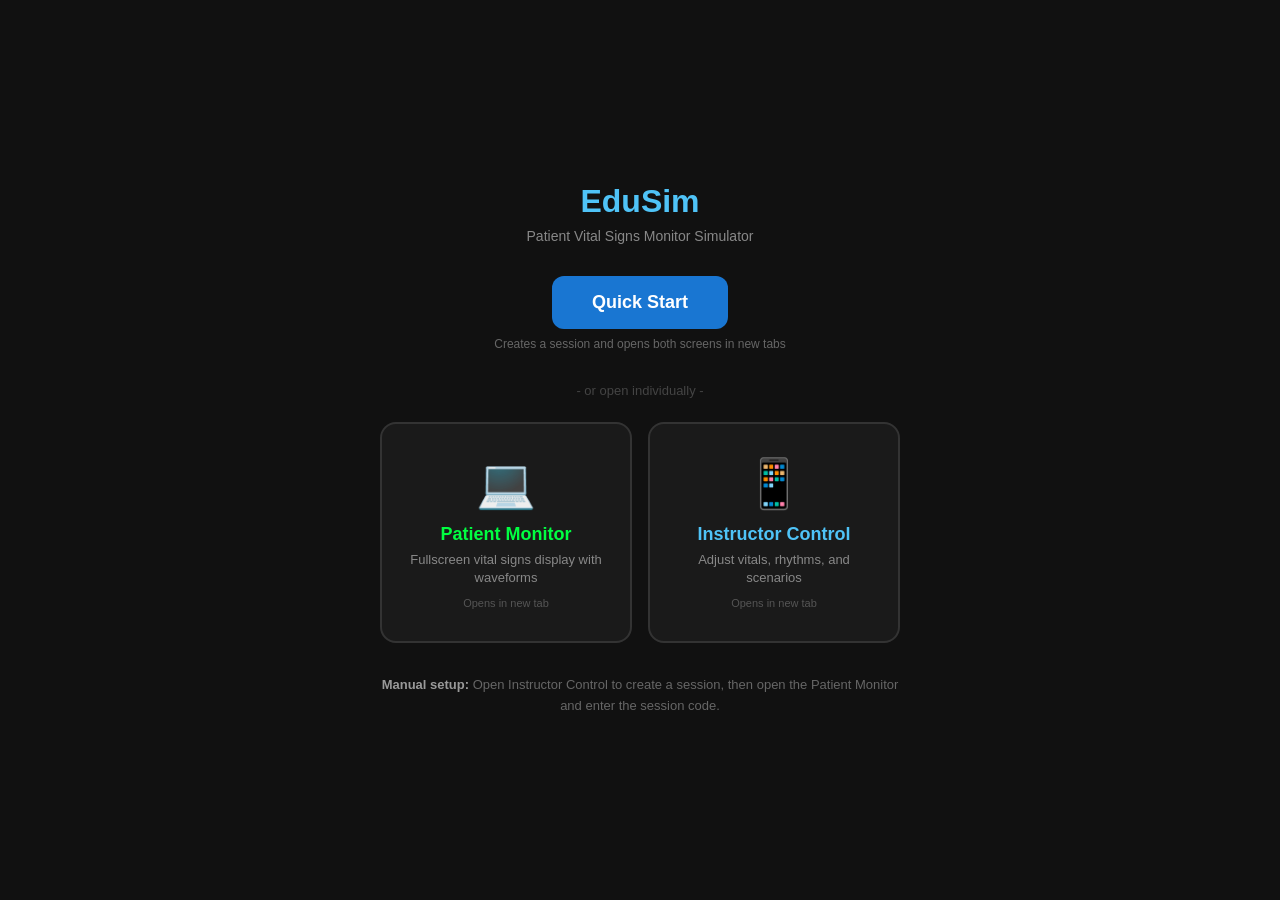
<file: wwwroot/dashboard/index.html>
<!DOCTYPE html>
<html lang="en">
<head>
    <meta charset="UTF-8">
    <meta name="viewport" content="width=device-width, initial-scale=1.0">
    <title>EduSim - Dashboard</title>
    <style>
        * { margin: 0; padding: 0; box-sizing: border-box; }

        body {
            background: #111;
            color: #e0e0e0;
            font-family: -apple-system, 'Segoe UI', Arial, sans-serif;
            min-height: 100vh;
            display: flex;
            align-items: center;
            justify-content: center;
        }

        .dashboard {
            text-align: center;
            padding: 40px;
            max-width: 600px;
            width: 100%;
        }

        h1 {
            font-size: 32px;
            color: #4fc3f7;
            margin-bottom: 8px;
        }

        .subtitle {
            color: #888;
            font-size: 14px;
            margin-bottom: 32px;
        }

        .quick-start {
            margin-bottom: 32px;
        }

        .quick-start-btn {
            display: inline-block;
            padding: 16px 40px;
            font-size: 18px;
            font-weight: 600;
            background: #1976d2;
            color: #fff;
            border: none;
            border-radius: 12px;
            cursor: pointer;
            transition: background 0.2s;
        }

        .quick-start-btn:hover { background: #1e88e5; }
        .quick-start-btn:active { background: #1565c0; }
        .quick-start-btn:disabled { background: #555; cursor: wait; }

        .quick-start-hint {
            font-size: 12px;
            color: #666;
            margin-top: 8px;
        }

        .divider {
            color: #444;
            font-size: 13px;
            margin-bottom: 24px;
        }

        .cards {
            display: grid;
            grid-template-columns: 1fr 1fr;
            gap: 16px;
            margin-bottom: 32px;
        }

        .card {
            display: block;
            background: #1a1a1a;
            border: 2px solid #333;
            border-radius: 16px;
            padding: 32px 20px;
            text-decoration: none;
            color: inherit;
            transition: border-color 0.2s, transform 0.1s;
            cursor: pointer;
        }

        .card:hover {
            border-color: #4fc3f7;
            transform: translateY(-2px);
        }

        .card:active { transform: translateY(0); }

        .card-icon {
            font-size: 48px;
            margin-bottom: 12px;
            display: block;
        }

        .card-title {
            font-size: 18px;
            font-weight: 600;
            margin-bottom: 6px;
        }

        .card-monitor .card-title { color: #00ff41; }
        .card-control .card-title { color: #4fc3f7; }

        .card-desc {
            font-size: 13px;
            color: #888;
            line-height: 1.4;
        }

        .card-hint {
            font-size: 11px;
            color: #555;
            margin-top: 10px;
        }

        .info {
            color: #666;
            font-size: 13px;
            line-height: 1.6;
        }

        .info strong { color: #999; }

        @media (max-width: 480px) {
            .cards { grid-template-columns: 1fr; }
            .dashboard { padding: 24px 16px; }
        }
    </style>
</head>
<body>
    <div class="dashboard">
        <h1>EduSim</h1>
        <p class="subtitle">Patient Vital Signs Monitor Simulator</p>

        <div class="quick-start">
            <button class="quick-start-btn" onclick="quickStart()">Quick Start</button>
            <div class="quick-start-hint">Creates a session and opens both screens in new tabs</div>
        </div>

        <div class="divider">- or open individually -</div>

        <div class="cards">
            <a class="card card-monitor" href="/monitor/" target="_blank">
                <span class="card-icon">&#x1F4BB;</span>
                <div class="card-title">Patient Monitor</div>
                <div class="card-desc">Fullscreen vital signs display with waveforms</div>
                <div class="card-hint">Opens in new tab</div>
            </a>
            <a class="card card-control" href="/control/" target="_blank">
                <span class="card-icon">&#x1F4F1;</span>
                <div class="card-title">Instructor Control</div>
                <div class="card-desc">Adjust vitals, rhythms, and scenarios</div>
                <div class="card-hint">Opens in new tab</div>
            </a>
        </div>

        <div class="info">
            <strong>Manual setup:</strong> Open Instructor Control to create a session,
            then open the Patient Monitor and enter the session code.
        </div>
    </div>

    <script>
        async function quickStart() {
            const btn = document.querySelector('.quick-start-btn');
            btn.disabled = true;
            btn.textContent = 'Creating session...';
            try {
                const resp = await fetch('/api/session', { method: 'POST' });
                const data = await resp.json();
                const code = data.code;
                window.open('/control/?session=' + code, '_blank');
                window.open('/monitor/?session=' + code, '_blank');
                btn.textContent = 'Session: ' + code;
            } catch (e) {
                btn.textContent = 'Quick Start';
                btn.disabled = false;
                alert('Failed to create session');
            }
        }
    </script>
</body>
</html>
</file>
